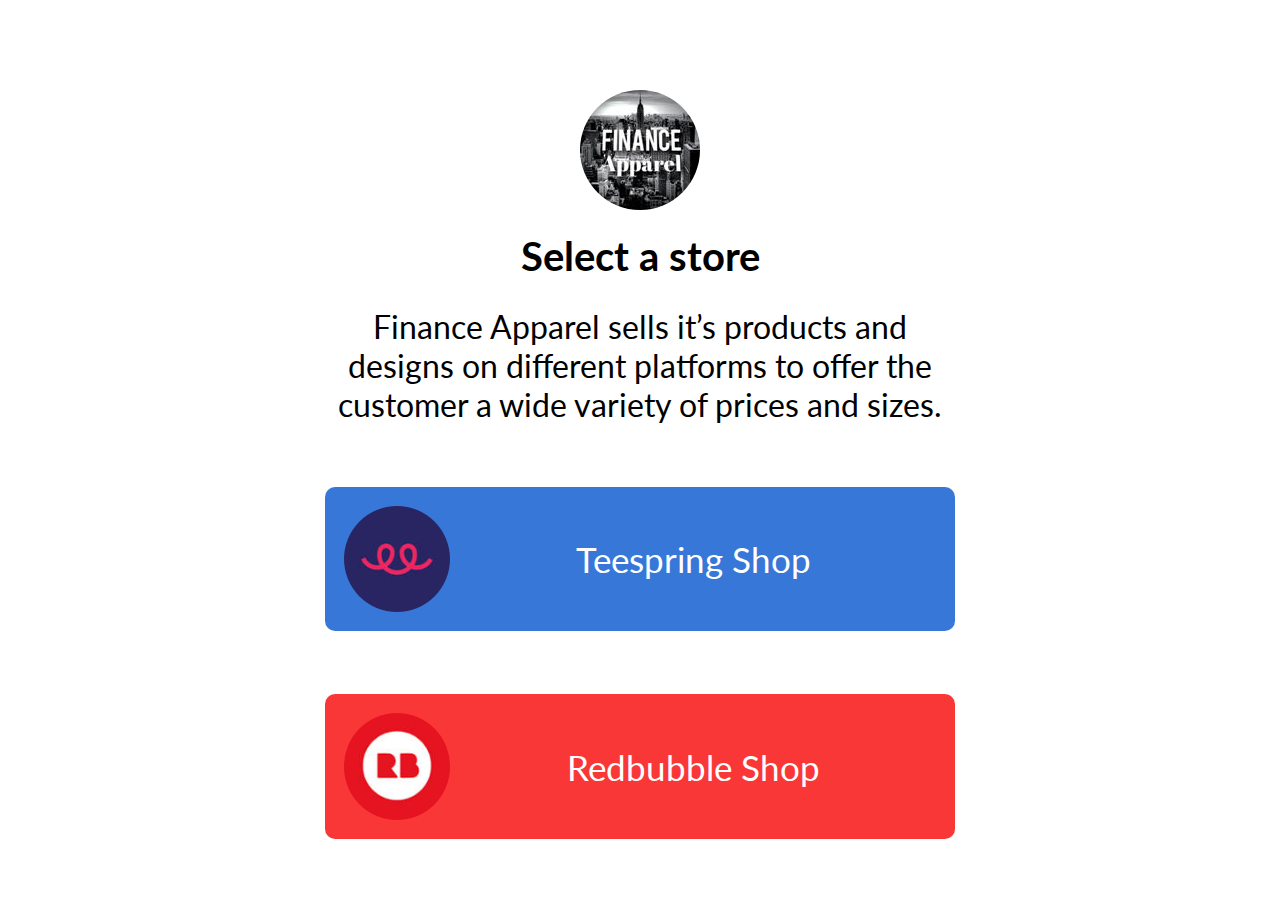
<file: Redirect/index.html>
<!DOCTYPE html>
<html lang="en">
<head>
    <meta charset="UTF-8">
    <meta name="viewport" content="width=device-width, initial-scale=1.0">
    <title>Finance Apparel Stores</title>
    <link rel="shortcut icon" href="../Social/IMG/favicon.jpg" type="image/x-icon">
    <link rel="stylesheet" href="style.css">
    <link rel="preconnect" href="https://fonts.gstatic.com">
    <link href="https://fonts.googleapis.com/css2?family=Lato:wght@400;700&display=swap" rel="stylesheet">
</head>
<body>
    <div id="content">
    <div class="header">
        <div class="pfp">
            <img src="../Social/IMG/FA.jpg" alt="Finance Apparel" id="logo">
        </div>
        <div class="txt-hldr">
            <p class="name">Select a store</p>
            <p class="desc">Finance Apparel sells it’s products and designs on different platforms to offer the customer a wide variety of prices and sizes.</p>
        </div>    
    </div>
    <div class="menu">
        <ul class="menu-ul">
            <li class="btn" id="tee">
                <a href="https://www.teespring.com/en/stores/finance-apparel" class="btn-a">
                    <img src="../Social/IMG/Teespring.jpg" alt="Teespring" class="btn-img">
                    <h3 class="btn-txt">Teespring Shop</h3>
                </a>
            </li>
            <li class="btn" id="red">
                <a href="https://www.redbubble.com/people/financeapparel/explore" class="btn-a">
                    <img src="../Social/IMG/Redbubble.jpg" alt="Redbubble" class="btn-img">
                    <h3 class="btn-txt">Redbubble Shop</h3>
                </a>
            </li>
        </ul>
    </div>
</div>
</body>
</html>
</file>
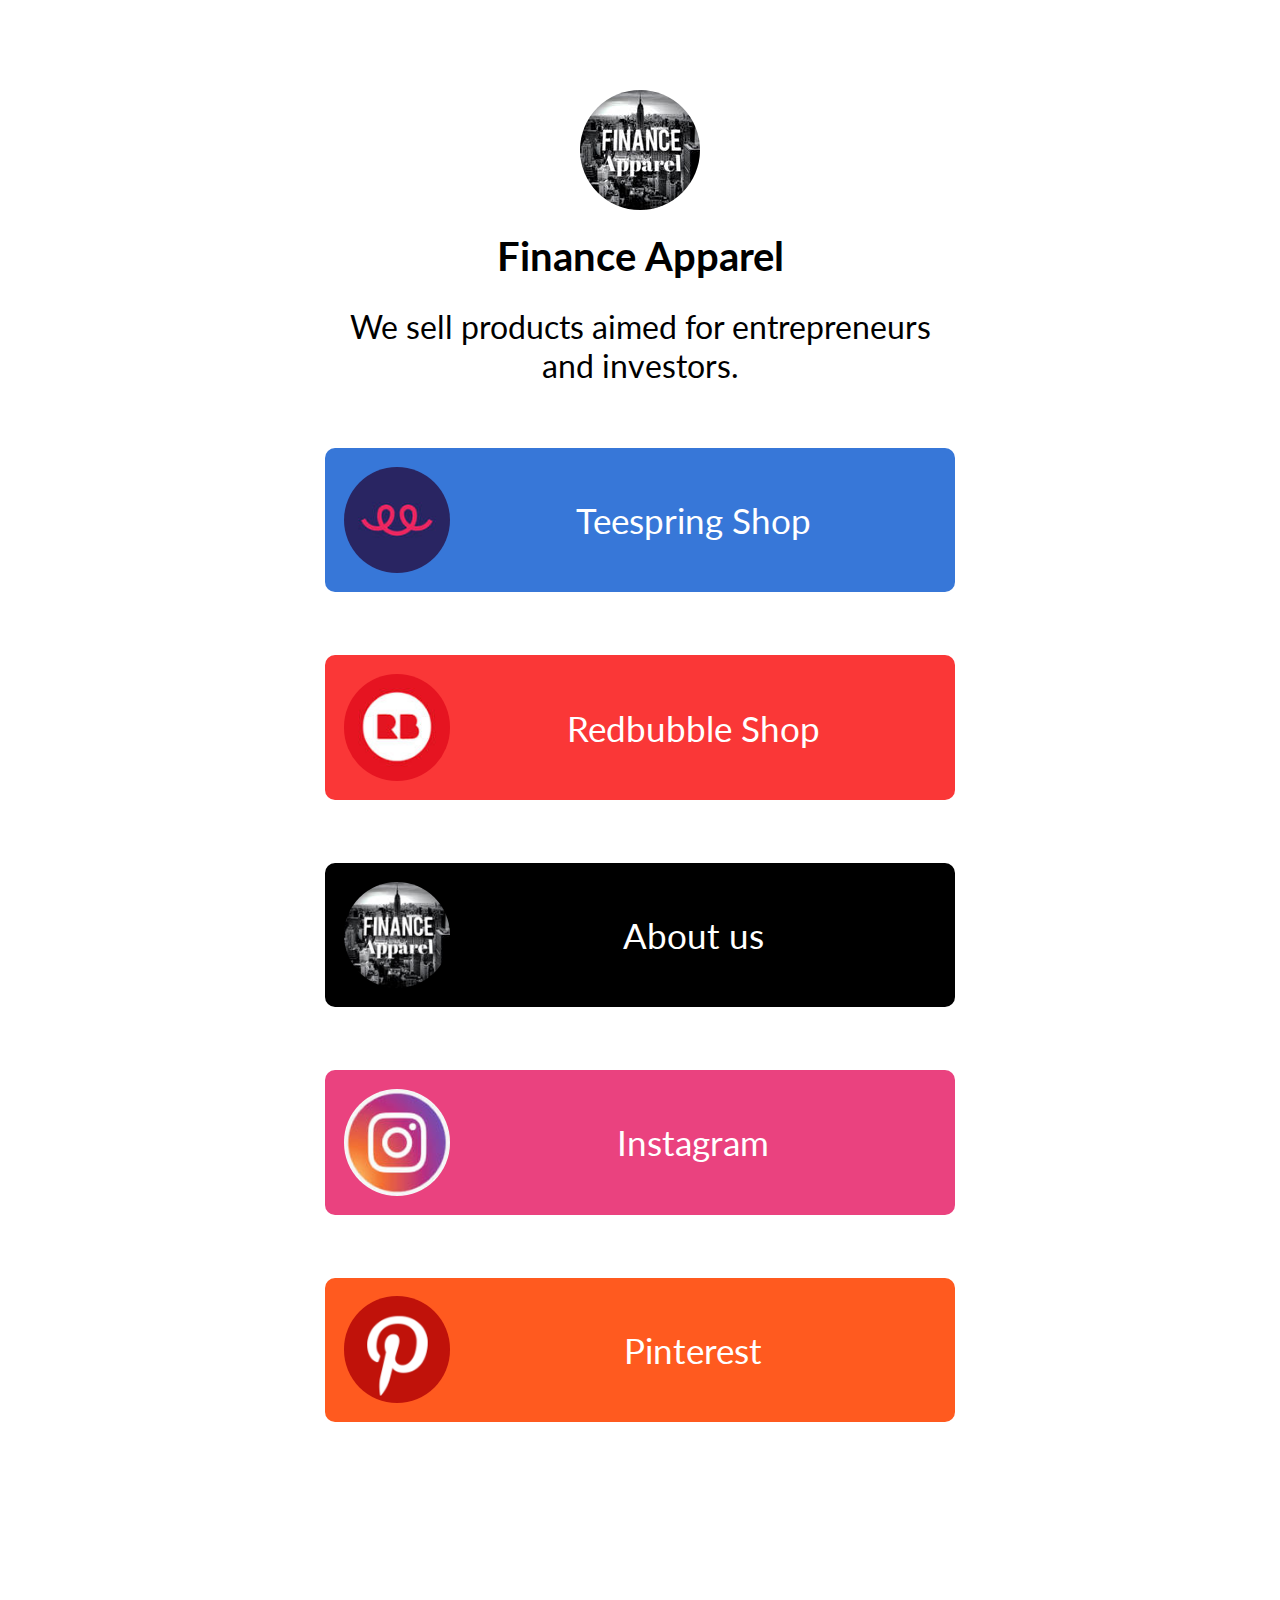
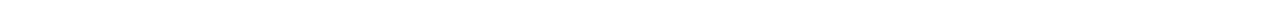
<file: Social/index.html>
<!DOCTYPE html>
<html lang="en">
<head>
    <meta charset="UTF-8">
    <meta name="viewport" content="width=device-width, initial-scale=1.0">
    <title>Finance Apparel</title>
    <link rel="shortcut icon" href="IMG/favicon.jpg" type="image/x-icon">
    <link rel="stylesheet" href="style.css">
    <link rel="preconnect" href="https://fonts.gstatic.com">
    <link href="https://fonts.googleapis.com/css2?family=Lato:wght@400;700&display=swap" rel="stylesheet">
</head>
<body>
    <div id="content">
    <div class="header">
        <div class="pfp">
            <img src="IMG/FA.jpg" alt="Finance Apparel" id="logo">
        </div>
        <div class="txt-hldr">
            <p class="name">Finance Apparel</p>
            <p class="desc">We sell products aimed for entrepreneurs and investors.</p>
        </div>    
    </div>
    <div class="menu">
        <ul class="menu-ul">
            <li class="btn" id="tee">
                <a href="https://www.teespring.com/en/stores/finance-apparel" class="btn-a">
                    <img src="IMG/Teespring.jpg" alt="Teespring" class="btn-img">
                    <h3 class="btn-txt">Teespring Shop</h3>
                </a>
            </li>
            <li class="btn" id="red">
                <a href="https://www.redbubble.com/people/financeapparel/explore" class="btn-a">
                    <img src="IMG/Redbubble.jpg" alt="Redbubble" class="btn-img">
                    <h3 class="btn-txt">Redbubble Shop</h3>
                </a>
            </li>
            <li class="btn" id="web">
                <a href="../index.html" class="btn-a">
                    <img src="IMG/FA.jpg" alt="Finance Apparel" class="btn-img">
                    <h3 class="btn-txt">About us</h3>
                </a>
            </li>
            <li class="btn" id="insta">
                <a href="https://www.instagram.com/financeapparel/" class="btn-a">
                    <img src="IMG/Insta.jpg" alt="Instagram" class="btn-img">
                    <h3 class="btn-txt">Instagram</h3>
                </a>
            </li>
            <li class="btn" id="pin">
                <a href="https://www.pinterest.com/OfficialFinanceApparel/" class="btn-a">
                    <img src="IMG/Pinterest.png" alt="Pinterest" class="btn-img">
                    <h3 class="btn-txt">Pinterest</h3>
                </a>
            </li>
        </ul>
    </div>
</div>
<br>
<br>
<br>
<br>
<br>
<br>
<br>
<br>
<br>
<br>
</body>
</html>
</file>
<file: Redirect/style.css>
* {
    margin:0;
    padding:0;
}

body {
    height:100%;
    width:100%;
}

#content {
    max-width: 900px;
    text-align:left;
    margin:0 auto;
}

.header {
    width:100%;
    height:25%;
    display:block;
    text-align:center;
    margin-top: 10%;
}

.pfp {
    width:100%;
    height:50%;
    display:block;
    text-align:center;
}

#logo {
    border-radius: 90px;
}

.txt-hldr {
    width:100%;
}

.name {
    font-family: 'Lato', sans-serif;
    font-weight: 700;
    font-size: 150%;
    width:70%;
    margin: 2% auto;
}

.desc {
    font-family: 'Lato', sans-serif;
    width:70%;
    font-size:120%;
    margin: 3% auto;
}

.menu {
    width:100%;
    height:75%;
    text-align:center;
    display:block;
}

.menu-ul {
    width:100%;
    height:100%;
    list-style:none;
    text-align:center;
}

.btn {
    width:70%;
    height:5%;
    display:block;
    margin: 7% auto 0 auto;
    border-radius: 5px;
}

.btn-a {
    display:grid;
    grid-template-columns:18% 82%;
    padding: 3%;
    text-decoration: none;
}

.btn-img {
    border-radius: 90px;
    width:100%;
}

.btn-txt {
    color:#fff;
    text-align:center;
    font-family: 'Lato', sans-serif;
    font-weight:400;
    font-size:20px;
    margin:auto 0;
}

#tee {
    background-color: #3777d8;
}
#red {
    background-color: #fa3737;
}

@media only screen and (min-width:700px){
    .btn-txt{
        font-size:25px;
    }
    .btn{
        border-radius: 10px;
    }
    .name {
        font-size:30px;
    }
    .desc {
        font-size:25px;
    }
}

@media only screen and (min-width:800px){
    .btn-txt{
        font-size:30px;
    }
}
@media only screen and (min-width:900px){
    .btn-txt{
        font-size:35px;
    }
    .name {
        font-size:40px;
    }
    .desc {
        font-size:32px;
    }
}
</file>
<file: Social/style.css>
* {
    margin:0;
    padding:0;
}

body {
    height:100%;
    width:100%;
}

#content {
    max-width: 900px;
    text-align:left;
    margin:0 auto;
}

.header {
    width:100%;
    height:25%;
    display:block;
    text-align:center;
    margin-top: 10%;
}

.pfp {
    width:100%;
    height:50%;
    display:block;
    text-align:center;
}

#logo {
    border-radius: 90px;
}

.txt-hldr {
    width:100%;
}

.name {
    font-family: 'Lato', sans-serif;
    font-weight: 700;
    font-size: 150%;
    width:70%;
    margin: 2% auto;
}

.desc {
    font-family: 'Lato', sans-serif;
    width:70%;
    font-size:120%;
    margin: 3% auto;
}

.menu {
    width:100%;
    height:75%;
    text-align:center;
    display:block;
}

.menu-ul {
    width:100%;
    height:100%;
    list-style:none;
    text-align:center;
}

.btn {
    width:70%;
    height:5%;
    display:block;
    margin: 7% auto 0 auto;
    border-radius: 5px;
}

.btn-a {
    display:grid;
    grid-template-columns:18% 82%;
    padding: 3%;
    text-decoration: none;
}

.btn-img {
    border-radius: 90px;
    width:100%;
}

.btn-txt {
    color:#fff;
    text-align:center;
    font-family: 'Lato', sans-serif;
    font-weight:400;
    font-size:20px;
    margin:auto 0;
}

#tee {
    background-color: #3777d8;
}
#red {
    background-color: #fa3737;
}
#web {
    background-color: #000;
}
#insta {
    background-color: #EA427f;
}
#pin {
    background-color: #ff5a1f;
}

@media only screen and (min-width:700px){
    .btn-txt{
        font-size:25px;
    }
    .btn{
        border-radius: 10px;
    }
    .name {
        font-size:30px;
    }
    .desc {
        font-size:25px;
    }
}

@media only screen and (min-width:800px){
    .btn-txt{
        font-size:30px;
    }
}
@media only screen and (min-width:900px){
    .btn-txt{
        font-size:35px;
    }
    .name {
        font-size:40px;
    }
    .desc {
        font-size:32px;
    }
}
</file>
